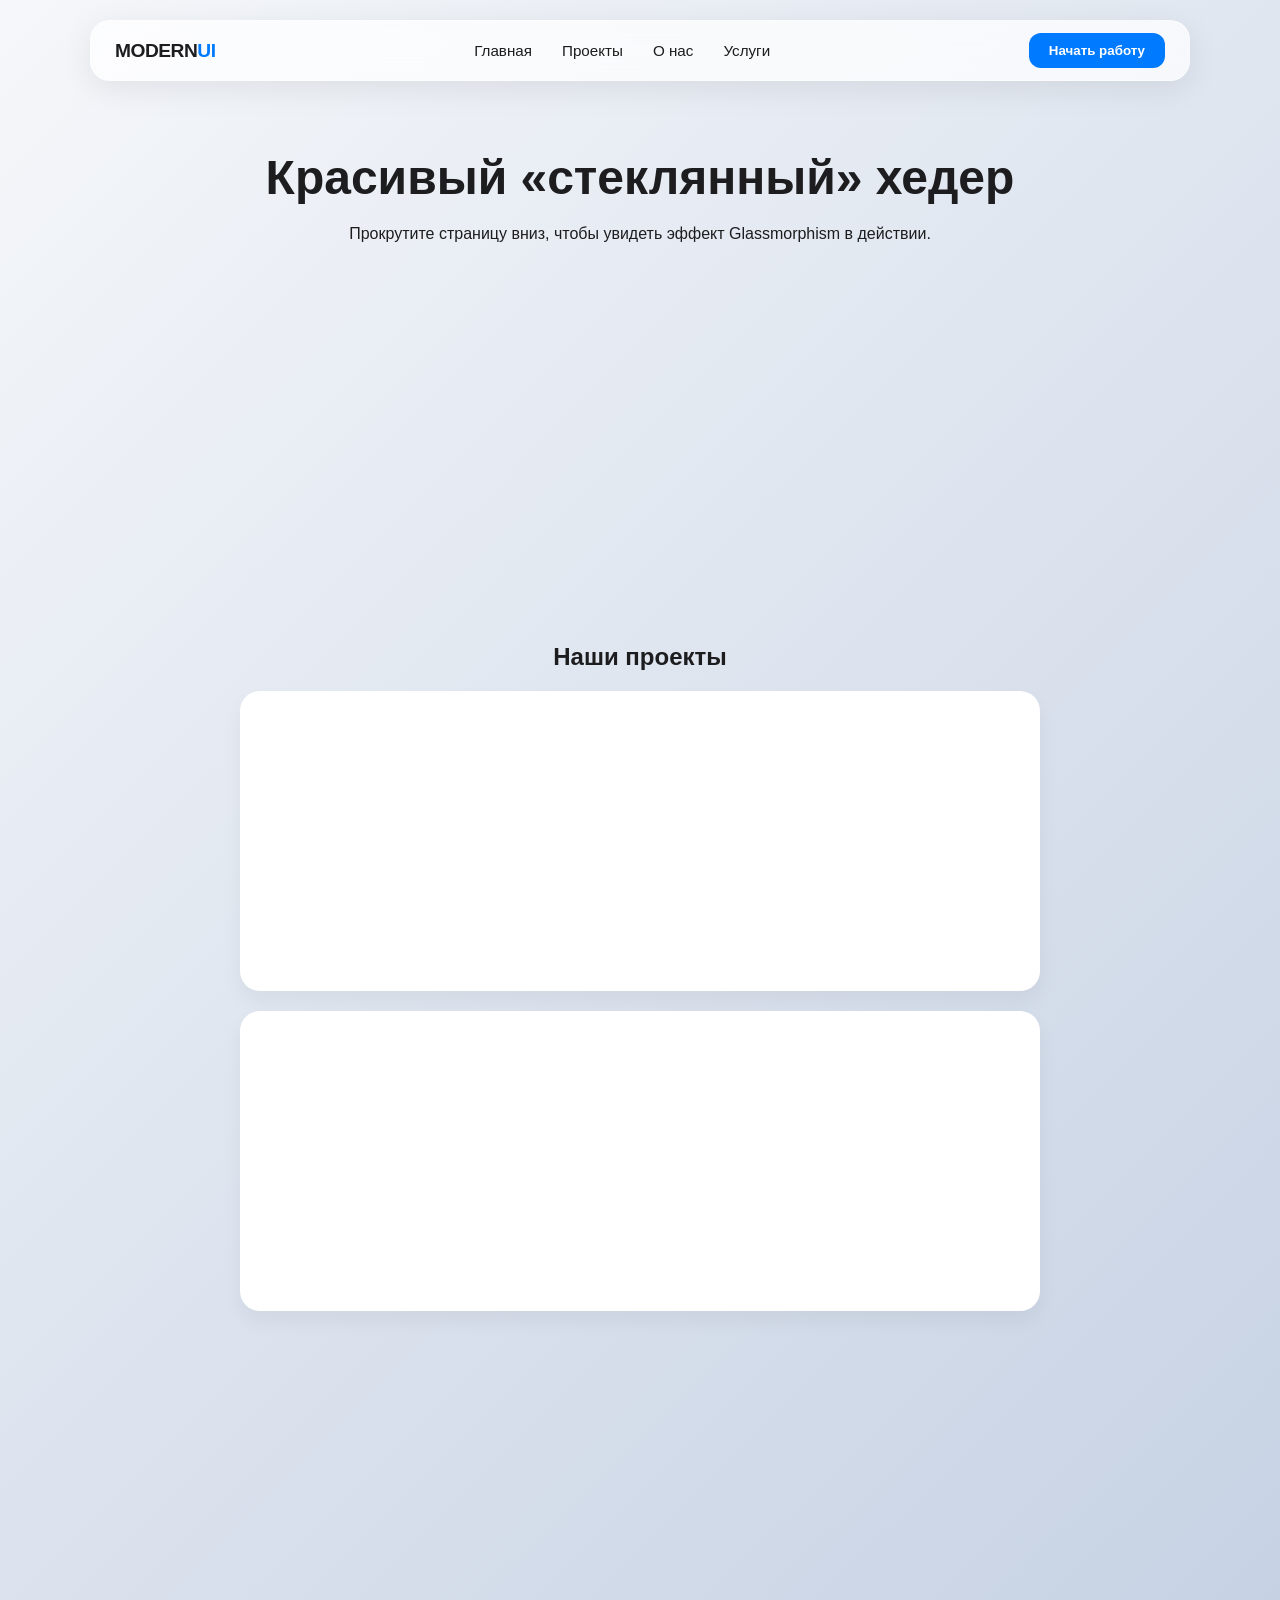
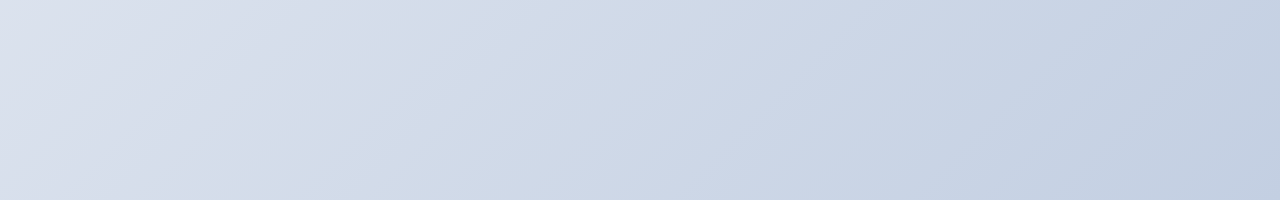
<file: auth.html>
<!DOCTYPE html>
<html lang="ru">
<head>
    <meta charset="UTF-8">
    <meta name="viewport" content="width=device-width, initial-scale=1.0">
    <title>Современная плавающая панель</title>
    <link rel="stylesheet" href="style.css">
</head>
<body>

    <nav class="floating-header">
        <div class="header-container">
            <div class="logo">
                <a href="#">MODERN<span>UI</span></a>
            </div>
            
            <ul class="nav-links">
                <li><a href="#home">Главная</a></li>
                <li><a href="#projects">Проекты</a></li>
                <li><a href="#about">О нас</a></li>
                <li><a href="#services">Услуги</a></li>
            </ul>

            <div class="actions">
                <button class="btn-primary">Начать работу</button>
            </div>
        </div>
    </nav>

    <main class="content">
        <section id="home">
            <h1>Красивый «стеклянный» хедер</h1>
            <p>Прокрутите страницу вниз, чтобы увидеть эффект Glassmorphism в действии.</p>
        </section>
        
        <!-- Дополнительный контент для скролла -->
        <div class="spacer"></div>
        <section id="projects">
            <h2>Наши проекты</h2>
            <div class="box"></div>
            <div class="box"></div>
        </section>
    </main>

</body>
</html>
</file>
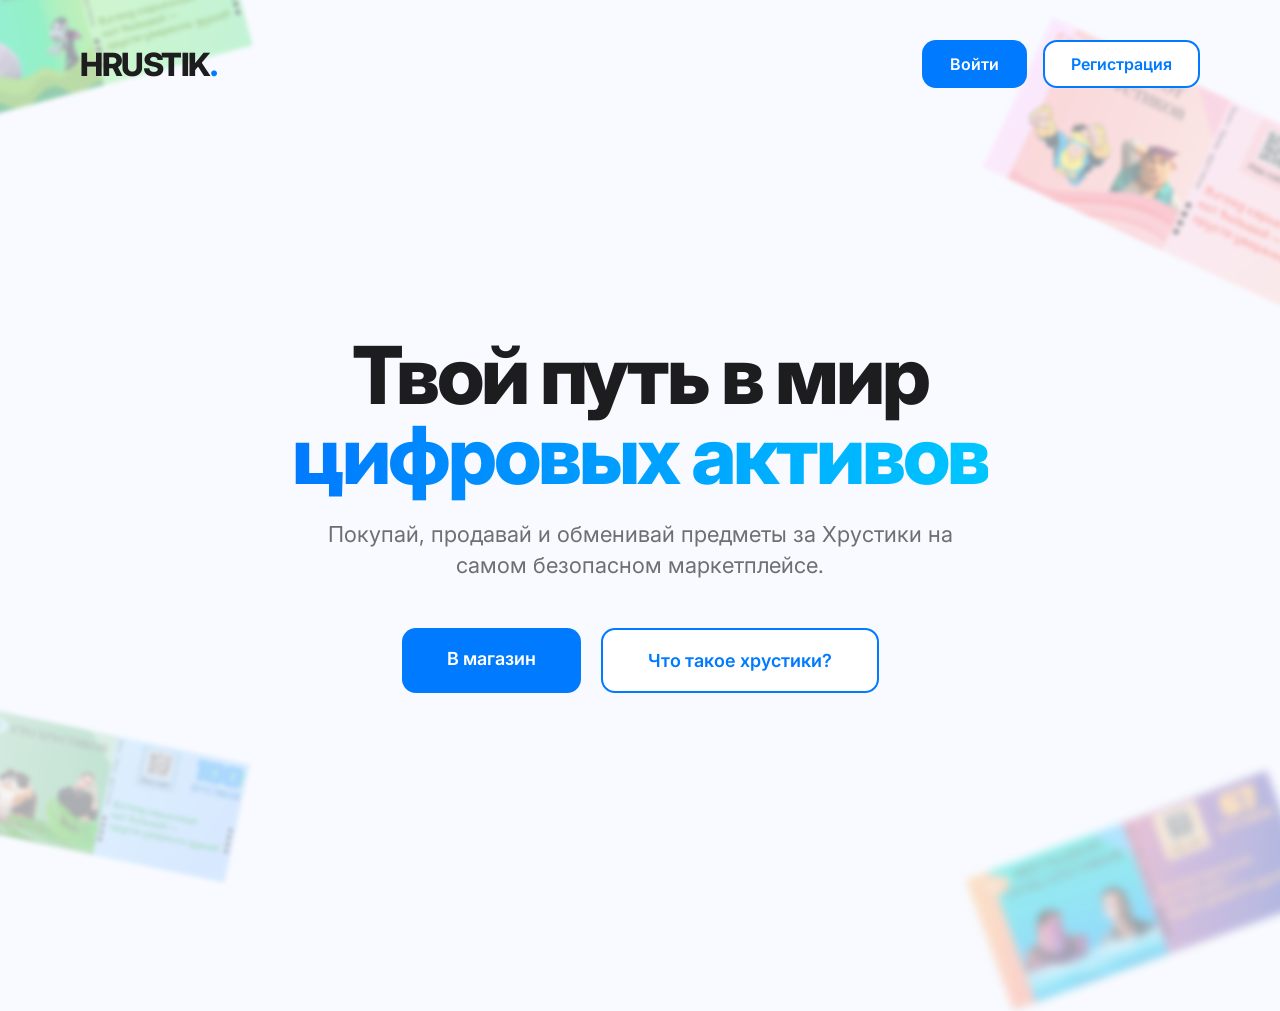
<file: welcome.html>
<!DOCTYPE html>
<html lang="ru">
<head>
    <meta charset="UTF-8">
    <meta name="viewport" content="width=device-width, initial-scale=1.0">
    <link rel="icon" type="image/png" href="favicon.png">
    <link rel="apple-touch-icon" href="favicon.png">
    <title>HRUSTIK | Добро пожаловать</title>
    <link href="https://fonts.googleapis.com/css2?family=Inter:wght@400;600;800&display=swap" rel="stylesheet">
    <link rel="stylesheet" href="welcome_style.css">
</head>
<body>

    <div class="money-rain">
        <img src="50.png" class="bill b1" alt="50">
        <img src="100.png" class="bill b2" alt="100">
        <img src="500.png" class="bill b3" alt="500">
        <img src="1000.png" class="bill b4" alt="1000">
    </div>

    <nav class="top-nav">
        <div class="logo">HRUSTIK<span>.</span></div>
        <div class="auth-btns">
            <a href="auth.html" class="btn-blue">Войти</a>
            <a href="auth.html" class="btn-white">Регистрация</a>
        </div>
    </nav>

    <main class="hero-content">
        <h1 class="reveal">Твой путь в мир <br><span class="gradient">цифровых активов</span></h1>
        <p class="reveal delay">Покупай, продавай и обменивай предметы за Хрустики на самом безопасном маркетплейсе.</p>
        
        <div class="main-actions reveal delay-2">
            <a href="index.html" class="btn-blue-large">В магазин</a>
            <a href="#about" class="btn-white-large">Что такое хрустики?</a>
        </div>
    </main>

    <script>
        // Если пользователь уже залогинен, можно сразу редиректить в магазин
        // Но пока оставим так, чтобы ты мог тестировать главную
    </script>
</body>
</html>
</file>
<file: style.css>
/* Обнуление стилей */
* {
    margin: 0;
    padding: 0;
    box-sizing: border-box;
    font-family: 'Segoe UI', Roboto, Helvetica, Arial, sans-serif;
}

:root {
    --bg-color: #f0f2f5;
    --accent-color: #007AFF; /* Цвет кнопок */
    --text-dark: #1d1d1f;
    --glass-bg: rgba(255, 255, 255, 0.72); /* Прозрачность фона */
    --glass-border: rgba(255, 255, 255, 0.4);
}

body {
    background-color: var(--bg-color);
    /* Фоновый градиент для наглядности прозрачности */
    background: linear-gradient(135deg, #f5f7fa 0%, #c3cfe2 100%);
    min-height: 200vh; /* Чтобы была прокрутка */
    color: var(--text-dark);
}

/* --- ПЛАВАЮЩАЯ ПАНЕЛЬ --- */
.floating-header {
    position: fixed;
    top: 20px; /* Отступ от верхнего края */
    left: 50%;
    transform: translateX(-50%);
    width: 90%;
    max-width: 1100px;
    z-index: 1000;

    /* Эффект матового стекла */
    background: var(--glass-bg);
    backdrop-filter: blur(15px); 
    -webkit-backdrop-filter: blur(15px); /* Для Safari */
    
    border: 1px solid var(--glass-border);
    border-radius: 20px;
    box-shadow: 0 8px 32px rgba(0, 0, 0, 0.08);
}

.header-container {
    display: flex;
    justify-content: space-between;
    align-items: center;
    padding: 12px 24px;
}

/* Логотип */
.logo a {
    text-decoration: none;
    color: var(--text-dark);
    font-weight: 800;
    font-size: 1.2rem;
    letter-spacing: -0.5px;
}

.logo span {
    color: var(--accent-color);
}

/* Навигация */
.nav-links {
    list-style: none;
    display: flex;
    gap: 30px;
}

.nav-links a {
    text-decoration: none;
    color: var(--text-dark);
    font-size: 0.95rem;
    font-weight: 500;
    transition: opacity 0.2s ease;
}

.nav-links a:hover {
    opacity: 0.6;
}

/* Кнопка */
.btn-primary {
    background: var(--accent-color);
    color: white;
    border: none;
    padding: 10px 20px;
    border-radius: 12px;
    font-weight: 600;
    cursor: pointer;
    transition: transform 0.2s ease;
}

.btn-primary:hover {
    transform: scale(1.05);
}

/* --- ОФОРМЛЕНИЕ КОНТЕНТА --- */
.content {
    padding-top: 150px;
    max-width: 800px;
    margin: 0 auto;
    text-align: center;
}

h1 {
    font-size: 3rem;
    margin-bottom: 20px;
}

.spacer {
    height: 400px;
}

.box {
    background: white;
    height: 300px;
    margin: 20px 0;
    border-radius: 20px;
    box-shadow: 0 10px 20px rgba(0,0,0,0.05);
}

/* Адаптив для мобилок */
@media (max-width: 768px) {
    .nav-links {
        display: none; /* Скрываем ссылки на мобильных (обычно тут делают бургер) */
    }
    
    .floating-header {
        width: 95%;
        top: 10px;
    }
}
</file>
<file: welcome_style.css>
/* ОБНУЛЕНИЕ И ОСНОВА */
* {
    margin: 0;
    padding: 0;
    box-sizing: border-box;
}

body, html {
    width: 100%;
    height: 100vh;
    overflow: hidden; /* Запрет скролла, как ты и просил */
    font-family: 'Inter', sans-serif;
    background-color: #F8FAFF;
    display: flex;
    flex-direction: column;
}

/* ФОНОВЫЕ КУПЮРЫ (БОЛЬШИЕ) */
.money-rain {
    position: absolute;
    width: 100%;
    height: 100%;
    z-index: 1; /* Под текстом, но над фоном */
    pointer-events: none; /* Чтобы не мешали нажимать на кнопки */
}

.bill {
    position: absolute;
    width: 320px; /* Большой размер */
    height: auto;
    opacity: 0.4;
    filter: blur(2px); /* Легкое размытие для глубины */
    animation: smoothFloat 12s ease-in-out infinite;
}

/* Раскидываем купюры по углам, чтобы центр остался чистым для текста */
.b1 { 
    top: -50px; 
    left: -80px; 
    transform: rotate(-15deg); 
}

.b2 { 
    bottom: 5%; 
    left: -40px; 
    transform: rotate(12deg); 
    animation-delay: 2s;
    width: 280px;
    opacity: 0.3;
}

.b3 { 
    top: 10%; 
    right: -100px; 
    transform: rotate(25deg); 
    animation-delay: 1s;
    width: 380px; /* Самая большая */
}

.b4 { 
    bottom: -60px; 
    right: -20px; 
    transform: rotate(-20deg); 
    animation-delay: 4s;
    filter: blur(4px); /* Сильнее размыта, как будто ближе к камере */
}

@keyframes smoothFloat {
    0%, 100% { transform: translateY(0) rotate(var(--rot, 0deg)); }
    50% { transform: translateY(-40px) rotate(calc(var(--rot, 0deg) + 5deg)); }
}

/* НАВИГАЦИЯ */
.top-nav {
    display: flex;
    justify-content: space-between;
    align-items: center;
    padding: 40px 80px;
    position: relative;
    z-index: 10;
}

.logo {
    font-size: 32px;
    font-weight: 800;
    letter-spacing: -1.5px;
    color: #1D1D1F;
}

.logo span {
    color: #007AFF;
}

.auth-btns {
    display: flex;
    gap: 16px;
}

/* КНОПКИ (СИНЯЯ И БЕЛАЯ) */
.btn-blue, .btn-blue-large {
    background: #007AFF;
    color: #FFFFFF;
    text-decoration: none;
    padding: 14px 28px;
    border-radius: 14px;
    font-weight: 600;
    transition: 0.3s cubic-bezier(0.4, 0, 0.2, 1);
    border: none;
}

.btn-white, .btn-white-large {
    background: #FFFFFF;
    color: #007AFF;
    text-decoration: none;
    padding: 12px 26px; /* Чуть меньше из-за border */
    border-radius: 14px;
    font-weight: 600;
    border: 2px solid #007AFF;
    transition: 0.3s cubic-bezier(0.4, 0, 0.2, 1);
}

.btn-blue-large, .btn-white-large {
    padding: 20px 45px;
    font-size: 18px;
}

.btn-blue:hover, .btn-blue-large:hover {
    background: #0062CC;
    transform: translateY(-3px);
    box-shadow: 0 12px 24px rgba(0, 122, 255, 0.3);
}

.btn-white:hover, .btn-white-large:hover {
    background: #F5Faff;
    transform: translateY(-3px);
}

/* ГЛАВНЫЙ КОНТЕНТ */
.hero-content {
    flex: 1;
    display: flex;
    flex-direction: column;
    justify-content: center;
    align-items: center;
    text-align: center;
    position: relative;
    z-index: 5;
}

h1 {
    font-size: clamp(40px, 8vw, 80px);
    font-weight: 800;
    line-height: 1;
    letter-spacing: -3px;
    margin-bottom: 24px;
    color: #1D1D1F;
}

.gradient {
    background: linear-gradient(90deg, #007AFF, #00C6FF);
    -webkit-background-clip: text;
    -webkit-text-fill-color: transparent;
}

p {
    font-size: 22px;
    color: #6E6E73;
    max-width: 650px;
    margin-bottom: 48px;
    font-weight: 400;
    line-height: 1.4;
}

.main-actions {
    display: flex;
    gap: 20px;
}

/* АДАПТИВНОСТЬ */
@media (max-width: 768px) {
    .top-nav { padding: 20px; }
    .logo { font-size: 24px; }
    .bill { width: 180px; } /* Уменьшаем купюры на мобилках */
    .main-actions { flex-direction: column; width: 100%; padding: 0 40px; }
    h1 { font-size: 48px; }
}
</file>
